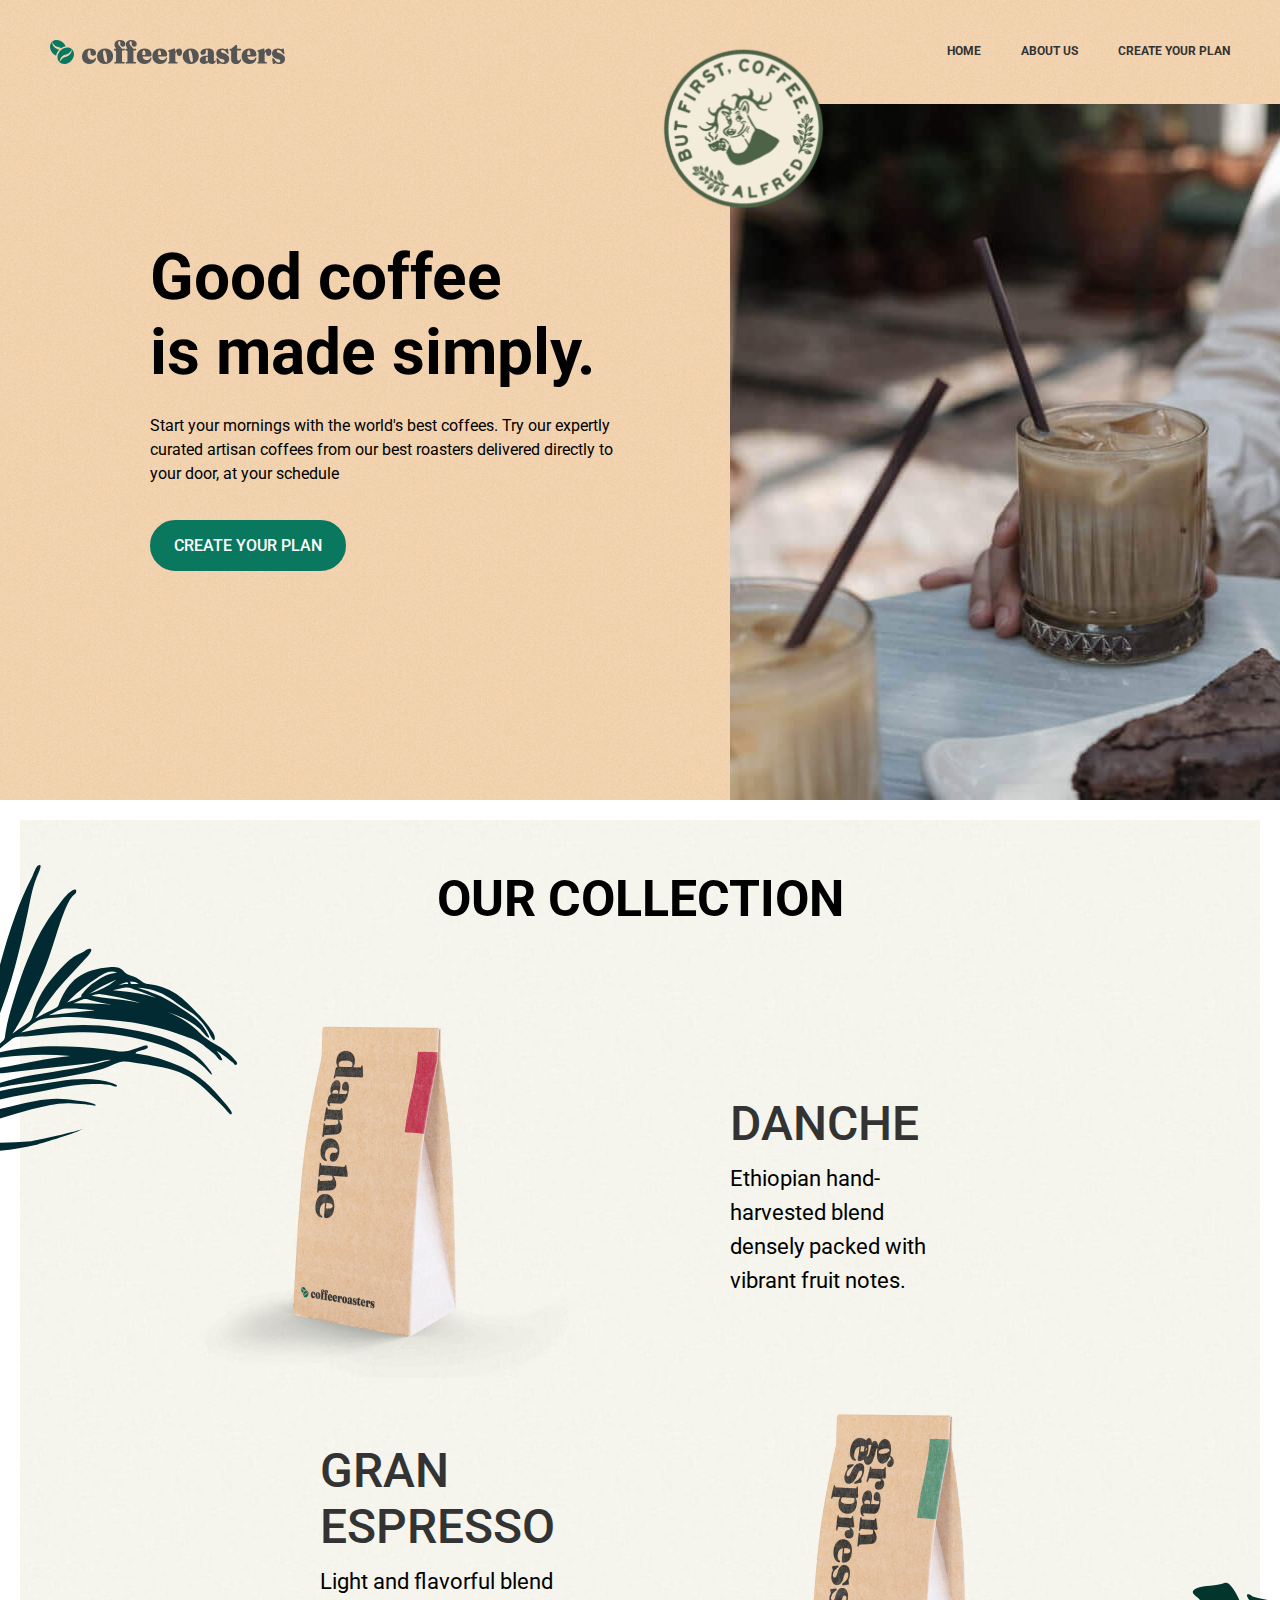
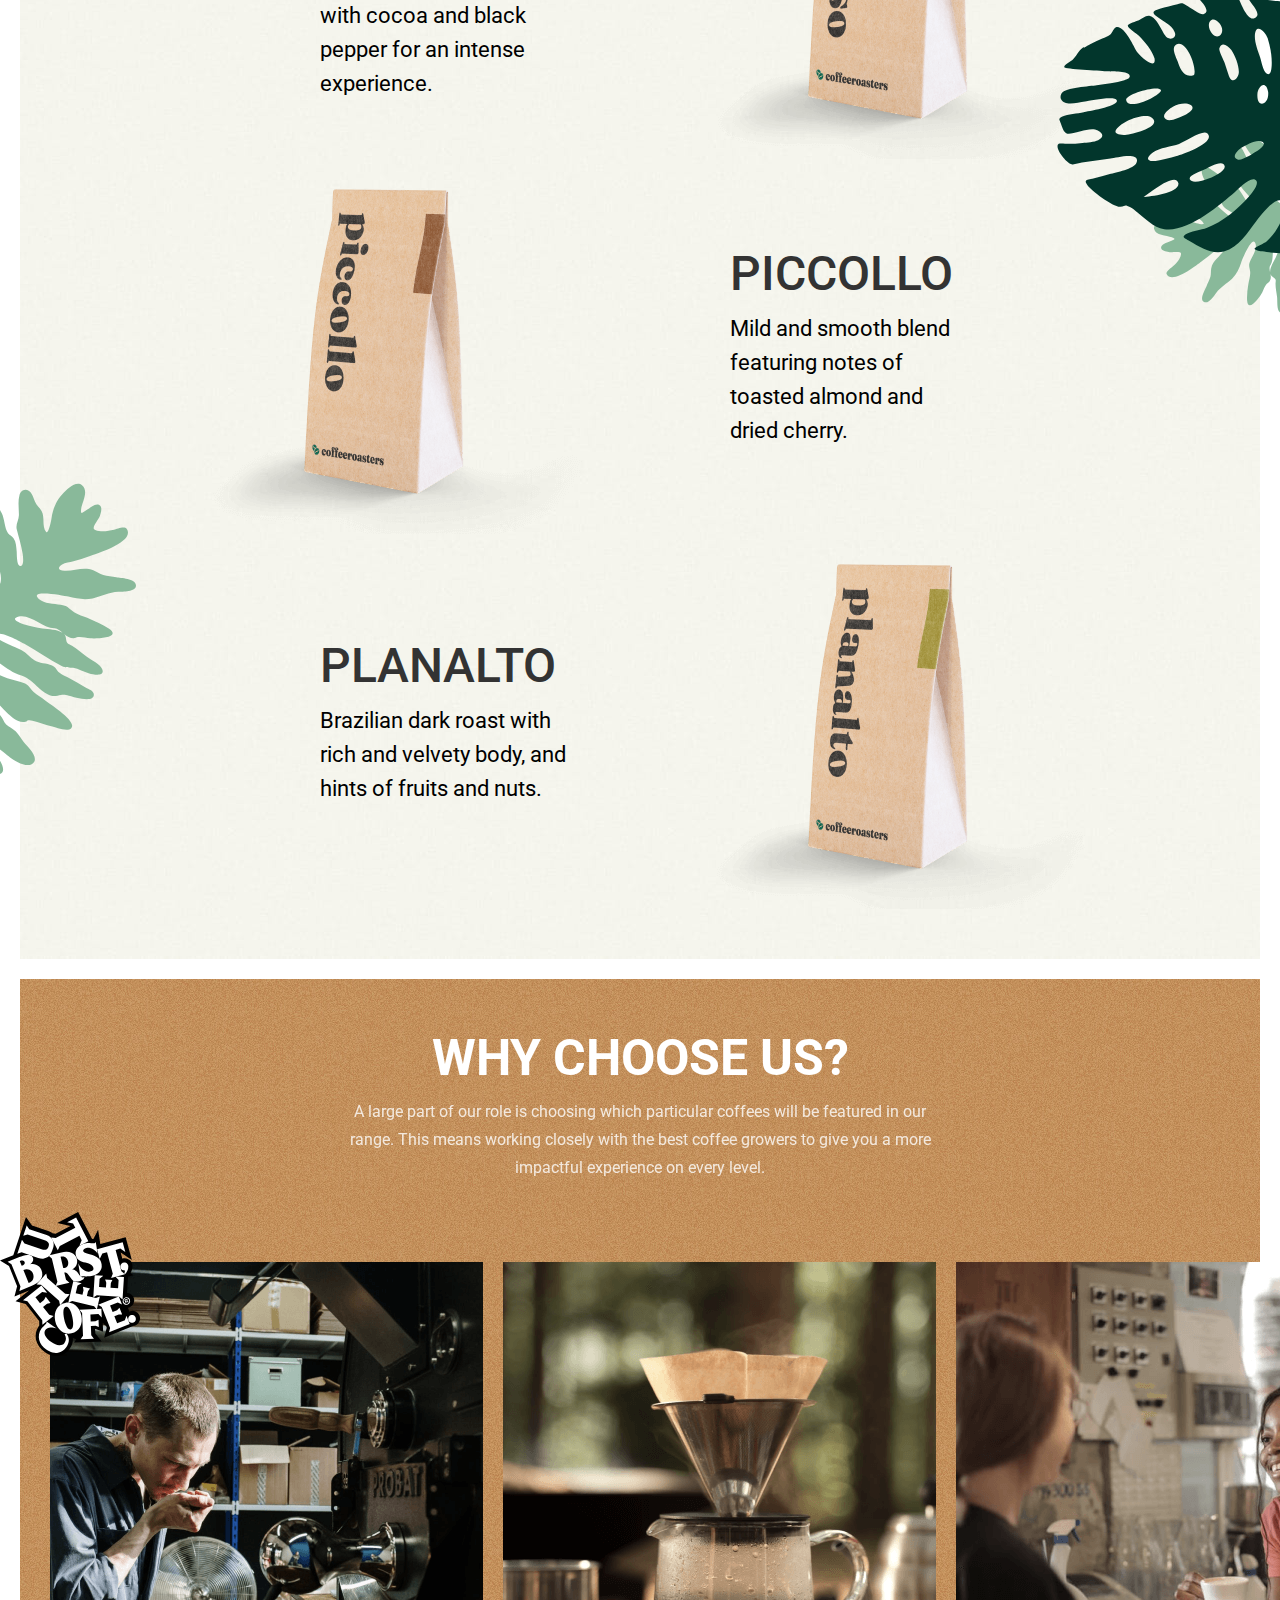
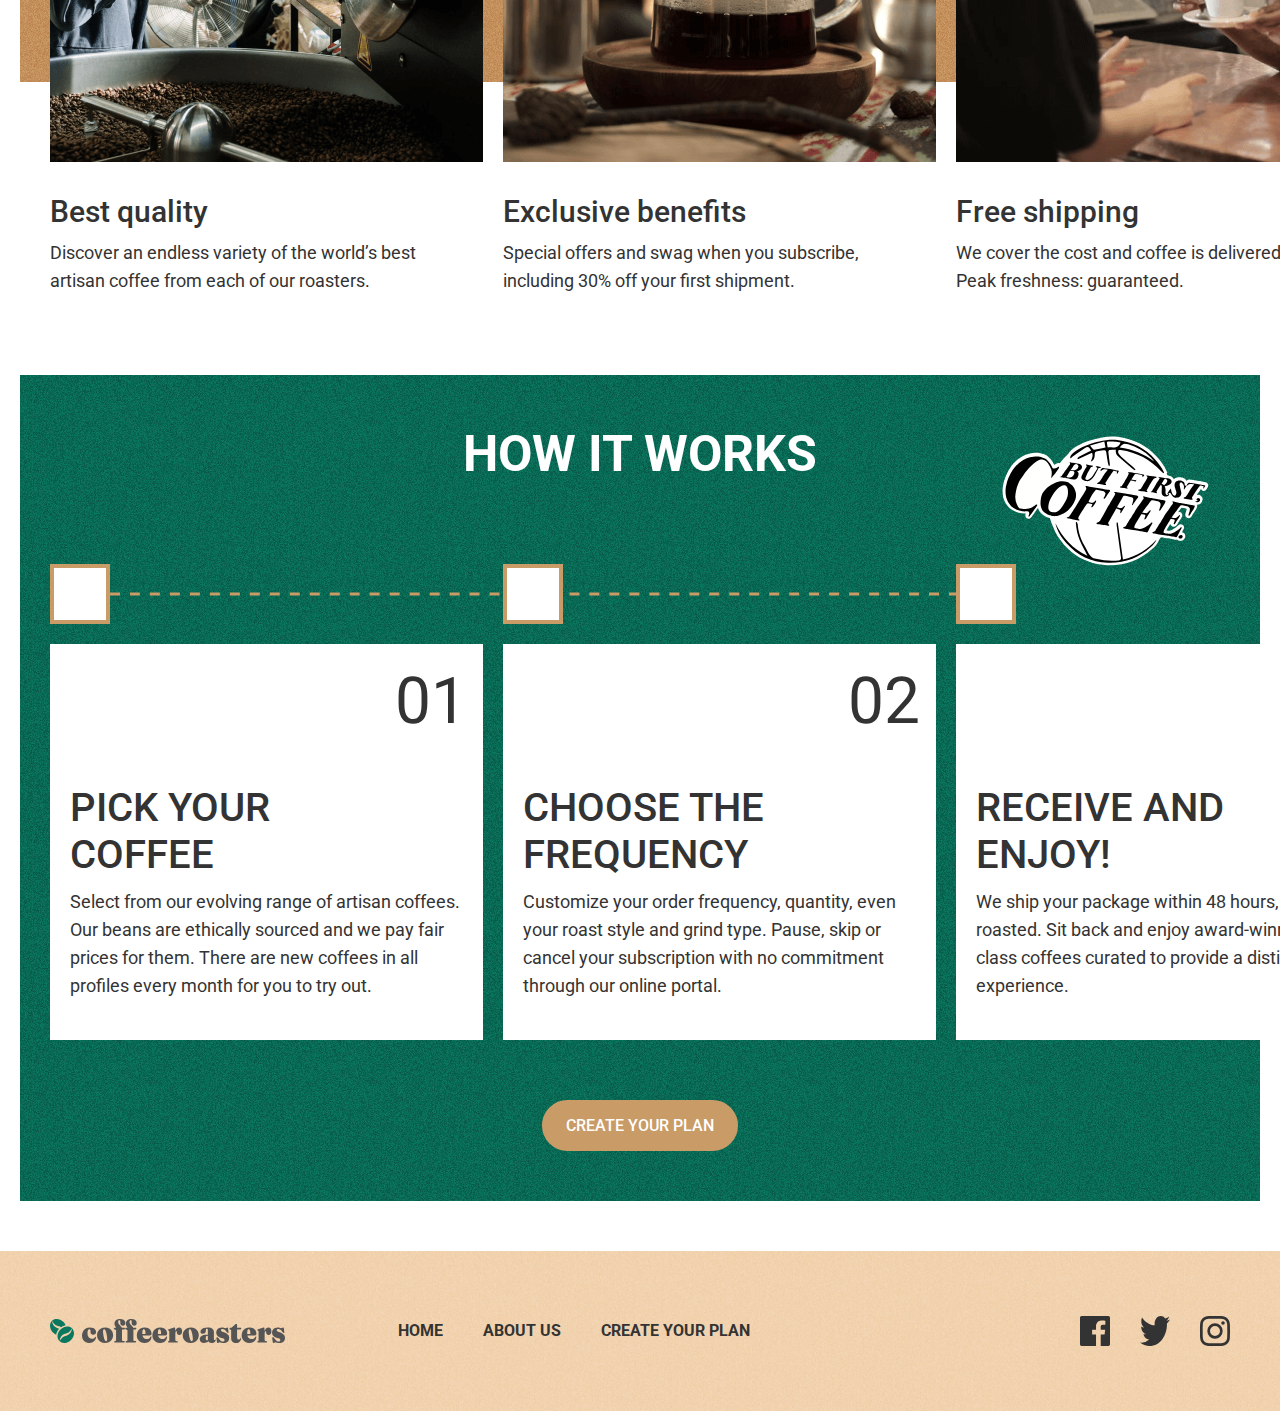
<file: index.html>
<!DOCTYPE html>
<html lang="en">
<head>
  <meta charset="UTF-8">
  <meta http-equiv="X-UA-Compatible" content="IE=edge">
  <meta name="viewport" content="width=device-width, initial-scale=1.0">
  <title>CoffeRoasters</title>

  <link rel="preconnect" href="https://fonts.googleapis.com">
  <link rel="preconnect" href="https://fonts.gstatic.com" crossorigin>
  <link href="https://fonts.googleapis.com/css2?family=Roboto:wght@400;500;700&display=swap" rel="stylesheet">

  <link rel="stylesheet" href="css/normalize.css">
  <link rel="stylesheet" href="css/main.css">
</head>
<body>

  <!-- SITE-HEADER  -->
  <header class="site-header">
    <div class="container">
      <div class="site-header-block">
        <a href="#" class="site-header-logo-link">
          <img src="images/site-header-logo.svg" alt="site-logo" class="site-hero-logo-img" width="235" height="24">
        </a>
        <nav class="site-header-nav sitenav">
          <ul class="sitenav-list">
            <li class="sitenav-item">
              <a class="sitenav-link sitenav-link-header" href="index.html">Home</a>
            </li>
            <li class="sitenav-item">
              <a class="sitenav-link sitenav-link-header" href="about.html">About us</a>
            </li>
            <li class="sitenav-item">
              <a class="sitenav-link sitenav-link-header" href="create.html">Create your plan</a>
            </li>
          </ul>
        </nav>
      </div>
    </div>
  </header>

  <!-- SITE-MAIN  -->
  <main class="site-main">
    <div class="site-hero">
      <div class="container">
        <div class="hero-block">
          <div class="site-hero-box">
            <h1 class="site-hero-title">Good coffee <br> is made simply.</h1>
            <p class="site-hero-text">Start your mornings with the world's best coffees. Try our expertly curated artisan coffees from our best roasters delivered directly to your door, at your schedule</p>
            <a class="site-hero-link button" href="#">Create your plan</a>
          </div>
          <div class="img-box">
            <img class="hero-img-icon" src="images/coffe-icon.png" alt="icon rasm" width="212" height="212" srcset="images/coffe-icon.png 1x, images/coffe-icon@2x.png 2x">
            <img class="site-hero-img" src="images/cola.jpg" alt="cola" width="710" height="696">
          </div>
        </div>
      </div>
    </div>

    <div class="site-collection">
      <div class="container">
        <div class="site-collection-block">
          <img class="leave-img" src="images/barg.svg" alt="barg rasmi">
          <img class="leaf-img" src="images/yaproq.svg" alt="rasm">
          <img class="leaf-icon" src="images/leaf-icon_2.svg" alt="rasm">
          <h2 class="site-collection-headeing">our collection</h2>
          <ul class="site-collection-list">
            <li class="site-collection-item">
              <img class="site-collection-img" src="images/danche.png" alt="rasm" srcset="images/danche.png 1x, images/danche@2x.png 2x" width="450" height="375">
              <div class="site-collection-box">
                <h3 class="site-collection-box-title">Danche</h3>
                <p class="site-collection-box-text">Ethiopian hand-harvested blend densely packed with vibrant fruit notes.</p>
              </div>
            </li>
            <li class="site-collection-item">
              <div class="site-collection-box">
                <h3 class="site-collection-box-title">Gran Espresso</h3>
                <p class="site-collection-box-text">Light and flavorful blend with cocoa and black pepper for an intense experience.</p>
              </div>
              <img class="site-collection-img" src="images/gran.png" alt="rasm" srcset="images/gran.png 1x, images/gran@2x.png 2x" width="450" height="375">
            </li>
            <li class="site-collection-item">
              <img class="site-collection-img" src="images/piccollo.png" alt="rasm" srcset="images/piccollo.png 1x, images/piccollo@2x.png 2x" width="450" height="375">
              <div class="site-collection-box">
                <h3 class="site-collection-box-title">Piccollo</h3>
                <p class="site-collection-box-text">Mild and smooth blend featuring notes of toasted almond and dried cherry.</p>
              </div>
            </li>
            <li class="site-collection-item">
              <div class="site-collection-box">
                <h3 class="site-collection-box-title">Planalto</h3>
                <p class="site-collection-box-text">Brazilian dark roast with rich and velvety body, and hints of fruits and nuts.</p>
              </div>
              <img class="site-collection-img" src="images/planalto.png" alt="rasm" srcset="images/planalto.png 1x, images/planalto@2x.png 2x" width="450" height="375">
            </li>
          </ul>
        </div>
      </div>

      <div class="site-feature">
        <div class="container">
          <div class="site-feature-block">
            <div class="site-feature-box">
              <h2 class="site-feature-title">Why choose us?</h2>
              <p class="site-feature-text">A large part of our role is choosing which particular coffees will be featured in our range. This means working closely with the best coffee growers to give you a more impactful experience on every level.</p>
            </div>
            <ul class="site-feature-list">
              <li><img class="shrift-icon" src="images/shrift-icon.svg" alt="rasm" width="140" height="140"></li>
              <li class="site-feature-item">
                <img class="site-feature-img" src="images/cofe-zavo'd.png" alt="rasm" width="433" height="500" srcset="images/cofe-zavo'd.png 1x, images/cofe-zavo'd@2x.png 2x">
                <h3 class="site-feature-item-title">Best quality</h3>
                <p class="site-feature-item-text">Discover an endless variety of the world’s best artisan coffee from each of our roasters.</p>
              </li>
              <li class="site-feature-item">
                <img class="site-feature-img" src="images/cofe-oshxona.png" alt="rasm" width="433" height="500" srcset="images/cofe-oshxona.png 1x, images/cofe-oshxona@2x.png 2x">
                <h3 class="site-feature-item-title">Exclusive benefits</h3>
                <p class="site-feature-item-text">Special offers and swag when you subscribe, including 30% off your first shipment.</p>
              </li>
              <li class="site-feature-item">
                <img class="site-feature-img" src="images/cofe-tayyor.png" alt="rasm" width="433" height="500" srcset="images/cofe-tayyor.png 1x, images/cofe-tayyor@2x.png 2x">
                <h3 class="site-feature-item-title">Free shipping</h3>
                <p class="site-feature-item-text">We cover the cost and coffee is delivered fast. Peak freshness: guaranteed.</p>
              </li>
            </ul>
          </div>
        </div>
      </div>

      <div class="site-work">
        <div class="container">
          <div class="site-work-bloc">
            <img class="coffe-svg-img" src="images/coffe-svg-img.svg" alt="rasm">
            <h2 class="site-work-title">How it works</h2>
            <ul class="site-feature-list-two">
              <li class="site-feature-item-two"></li>
              <li class="site-feature-item-two"></li>
              <li class="site-feature-item-two"></li>
            </ul>
            <ul class="site-work-list">
              <li class="site-work-item site-work-item-global">
                <h3 class="site-work-item-namber">01</h3>
                <h4 class="site-work-item-title">Pick your coffee</h4>
                <p class="site-work-item-text">Select from our evolving range of artisan coffees. Our beans are ethically sourced and we pay fair prices for them. There are new coffees in all profiles every month for you to try out.</p>
              </li>
              <li class="site-work-item site-work-item-global">
                <h3 class="site-work-item-namber">02</h3>
                <h4 class="site-work-item-title">Choose the frequency</h4>
                <p class="site-work-item-text">Customize your order frequency, quantity, even your roast style and grind type. Pause, skip or cancel your subscription with no commitment through our online portal.</p>
              </li>
              <li class="site-work-item site-work-item-global">
                <h3 class="site-work-item-namber">03</h3>
                <h4 class="site-work-item-title">Receive and enjoy!</h4>
                <p class="site-work-item-text">We ship your package within 48 hours, freshly roasted. Sit back and enjoy award-winning world-class coffees curated to provide a distinct tasting experience.</p>
              </li>
            </ul>
            <div class="site-work-btn">
              <a class="site-work-link button" href="#">Create your plan</a>
            </div>
          </div>
        </div>
      </div>
    </div>
  </main>

  <!-- SITE-FOOTER -->

  <footer class="site-footer">
    <div class="container">
      <div class="site-footer-block">
        <a class="site-header-logo-link"  href="#">
          <img src="images/site-header-logo.svg" alt="site-logo" class="site-hero-logo-img" width="235" height="24">
        </a>
        <nav class="site-footer-nav">
          <ul class="sitenav-list">
            <li class="sitenav-item">
              <a class="sitenav-link sitenav-link-footer"  href="index.html">Home</a>
            </li>
            <li class="sitenav-item">
              <a class="sitenav-link sitenav-link-footer" href="about.html">About us</a>
            </li>
            <li class="sitenav-item">
              <a class="sitenav-link sitenav-link-footer" href="create.html">Create your plan</a>
            </li>
          </ul>
          <ul class="sitenav-list">
            <li class="sitenav-footer-item">
              <a href="#" class="sitenav-footer-link"><img class="site-footer-icon-img" src="images/facebook.svg" alt="facebook icon" width="30" height="30"></a>
            </li>
            <li class="sitenav-footer-item">
              <a href="#" class="sitenav-footer-link"><img class="site-footer-icon-img" src="images/ijtimoiy-tarmoq.svg" alt="ijtimoiy tarmoq icon" width="30" height="25"></a>
            </li>
            <li class="sitenav-footer-item">
              <a href="#" class="sitenav-footer-link"><img class="site-footer-icon-img" src="images/instagram.svg" alt="instagram icon" width="30" height="30"></a>
            </li>
          </ul>
        </nav>
      </div>
    </div>
  </footer>

  <script src="js/main.js"></script>
</body>
</html>
</file>
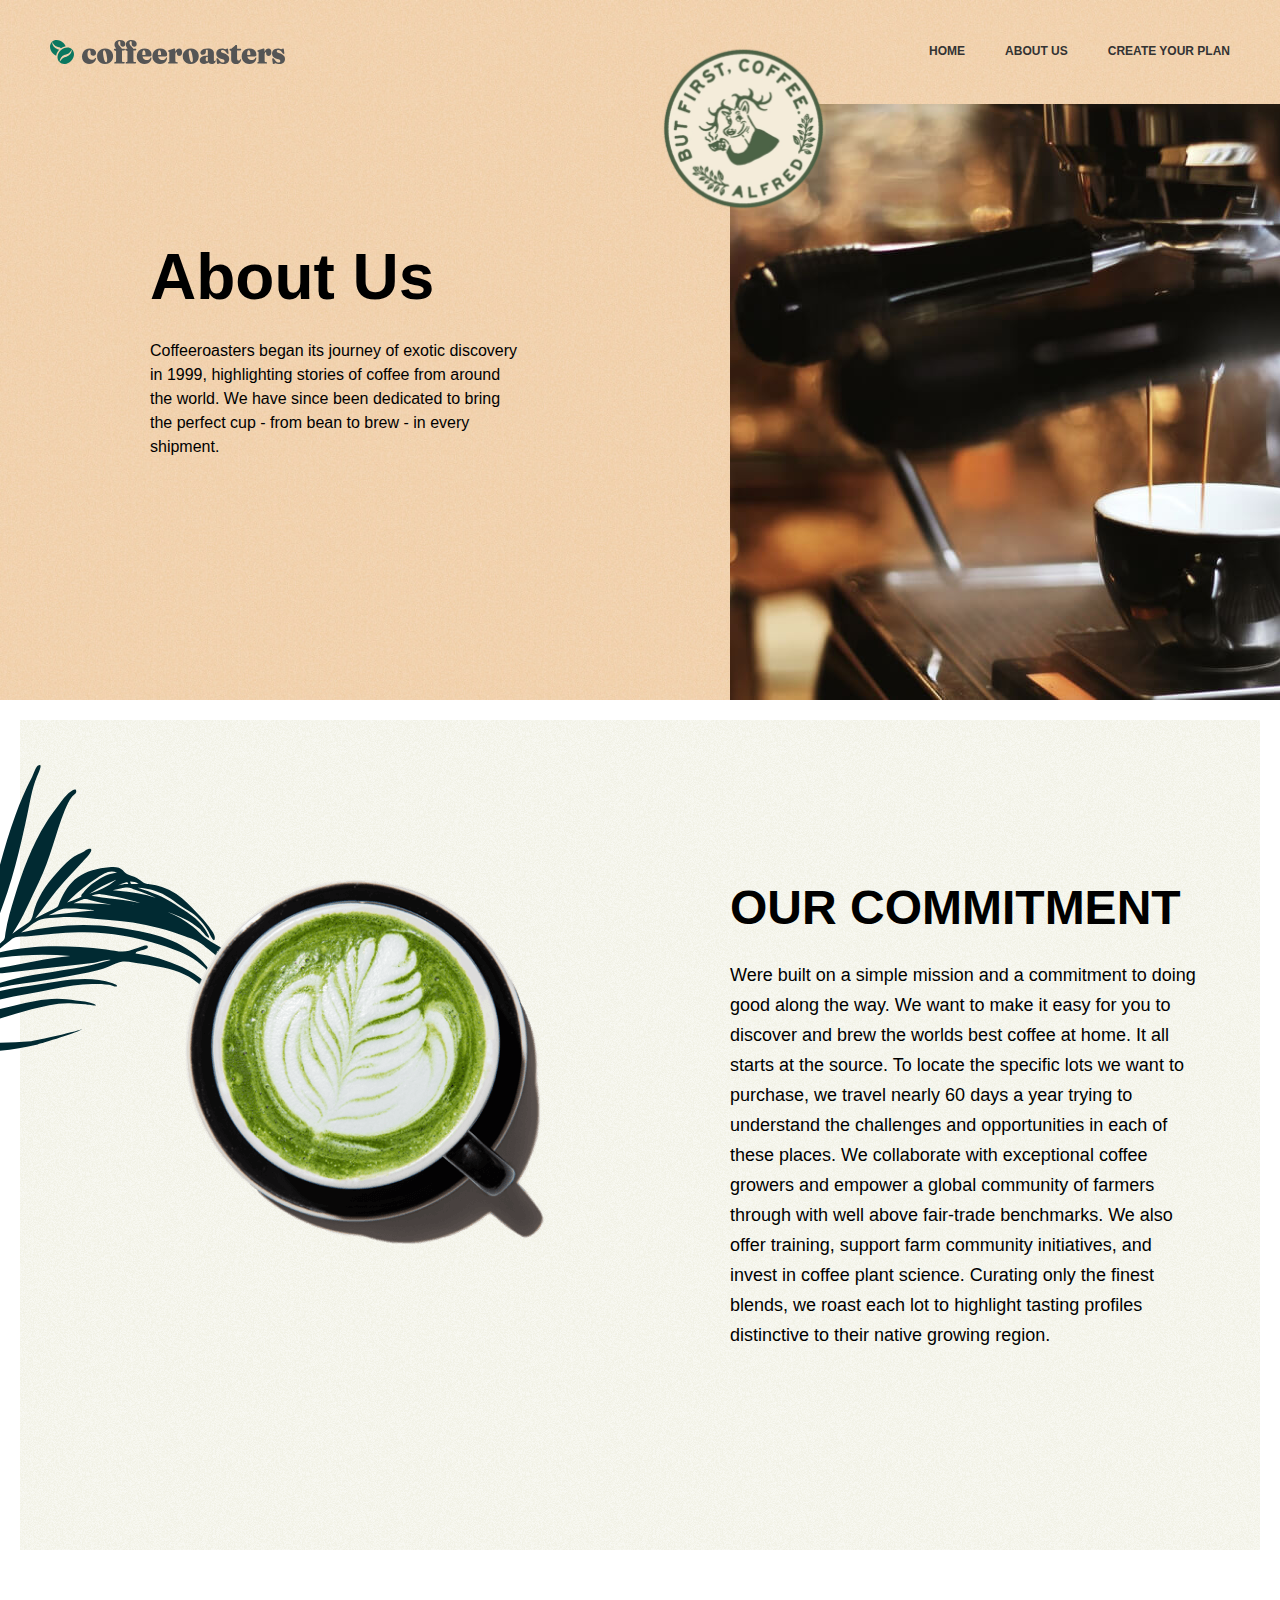
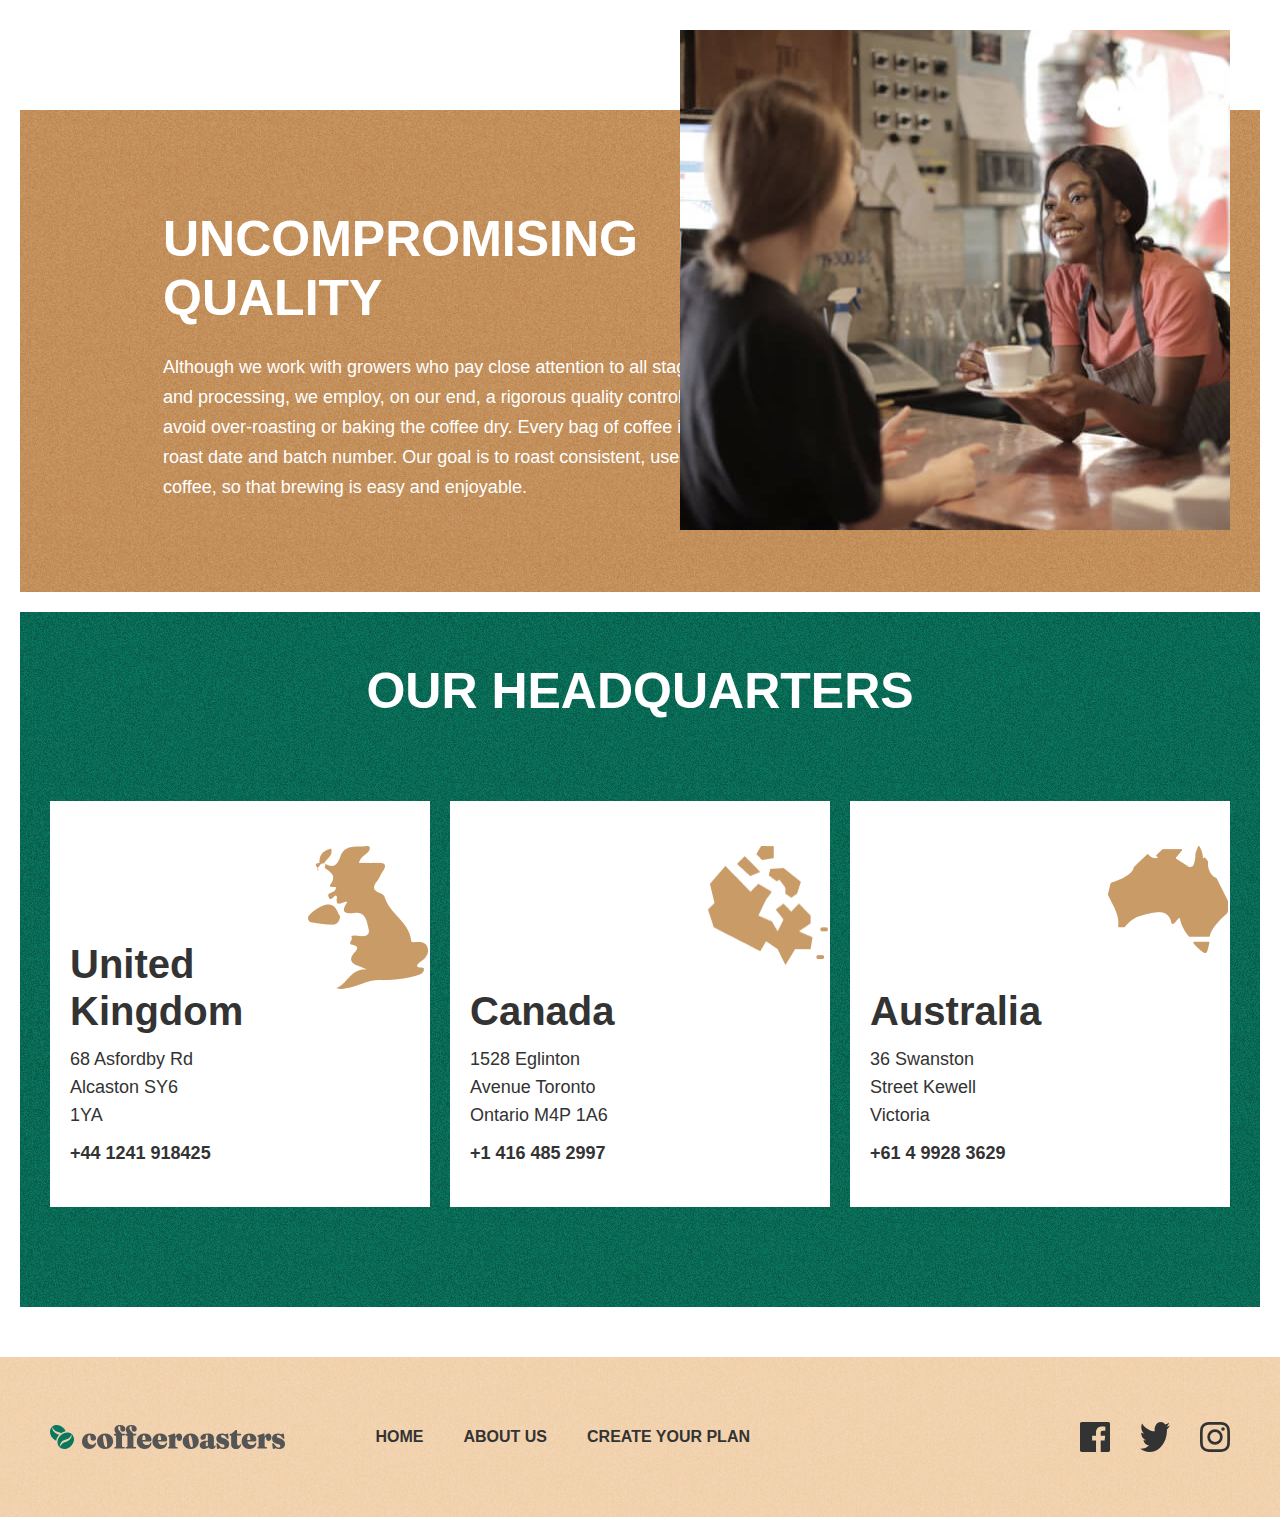
<file: about.html>
<!DOCTYPE html>
<html lang="en">
<head>
  <meta charset="UTF-8">
  <meta http-equiv="X-UA-Compatible" content="IE=edge">
  <meta name="viewport" content="width=device-width, initial-scale=1.0">
  <title>About Us</title>

  <link rel="stylesheet" href="css/normalize.css">
  <link rel="stylesheet" href="css/main.css">
</head>
<body>

  <!-- SITE-HEADER  -->
  <header class="site-header">
    <div class="container">
      <div class="site-header-block">
        <a href="index.html" class="site-header-logo-link">
          <img src="images/site-header-logo.svg" alt="site-logo" class="site-hero-logo-img" width="235" height="24">
        </a>
        <nav class="site-header-nav sitenav">
          <ul class="sitenav-list">
            <li class="sitenav-item">
              <a class="sitenav-link" href="index.html">Home</a>
            </li>
            <li class="sitenav-item">
              <a class="sitenav-link" href="about.html">About us</a>
            </li>
            <li class="sitenav-item">
              <a class="sitenav-link" href="create.html">Create your plan</a>
            </li>
          </ul>
        </nav>
      </div>
    </div>
  </header>

  <!-- SITE-MAIN  -->
  <main class="site-main">
    <div class="site-hero">
      <div class="container">
        <div class="hero-block">
          <div class="site-hero-box site-hero-box-about">
            <h1 class="site-hero-title site-hero-title-about">About Us</h1>
            <p class="site-hero-text">Coffeeroasters began its journey of exotic discovery in 1999, highlighting stories of coffee from around the world. We have since been dedicated to bring the perfect cup - from bean to brew - in every shipment.</p>
          </div>
          <div class="img-box">
            <img class="hero-img-icon" src="images/coffe-icon.png" alt="icon rasm" width="212" height="212" srcset="images/coffe-icon.png 1x, images/coffe-icon@2x.png 2x">
            <img class="site-hero-img-about" src="images/about-hero-img.jpg" alt="cola" width="710" height="696" srcset="images/about-hero-img.jpg 1x, images/about-hero-img@2x.jpg 2x">
          </div>
        </div>
      </div>
    </div>

    <section class="site-commitment">
      <div class="container">
        <div class="site-commitment-block">
          <img class="site-commitment-block-img" src="images/coffe-about-main.png" alt="Rasm">
          <div class="site-commitment-box">
          <img class="leave-img" src="images/barg.svg" alt="barg rasmi">
            <h2 class="site-commitment-box-title">Our commitment</h2>
            <p class="site-commitment-box-text">Were built on a simple mission and a commitment to doing good along the way. We want to make it easy for you to discover and brew the worlds best coffee at home. It all starts at the source. To locate the specific lots we want to purchase, we travel nearly 60 days a year trying to understand the challenges and opportunities in each of these places. We collaborate with exceptional coffee growers and empower a global community of farmers through with well above fair-trade benchmarks. We also offer training, support farm community initiatives, and invest in coffee plant science. Curating only the finest blends, we roast each lot to highlight tasting profiles distinctive to their native growing region.</p>
          </div>
        </div>
      </div>
    </section>

    <section class="about-festure">
      <div class="container">
        <div class="about-feature-block">
          <div class="about-feature-box">
            <h2 class="about-feature-title">Uncompromising quality</h2>
            <p class="about-feature-text">Although we work with growers who pay close attention to all stages of harvest and processing, we employ, on our end, a rigorous quality control program to avoid over-roasting or baking the coffee dry. Every bag of coffee is tagged with a roast date and batch number. Our goal is to roast consistent, user-friendly coffee, so that brewing is easy and enjoyable.</p>
          </div>
          <img class="about-feature-img" src="images/about-feature.jpg" alt="rasm" width="550" height="500" srcset="images/about-feature.jpg 1x, images/about-feature@2x.jpg 2x">
        </div>
      </div>
    </section>

    <section class="about-work">
      <div class="container">
        <div class="about-work-block about-block">
          <h2 class="about-work-title">Our headquarters</h2>
          <ul class="about-work-list">
            <li class="about-work-item about-work-item-one">
              <h3 class="about-work-item-title">United Kingdom</h3>
              <div class="about-work-item-box">
                <p class="about-work-item-box-text">68  Asfordby Rd Alcaston SY6 1YA</p>
                <a class="about-work-item-box-link" href="#">+44 1241 918425</a>
              </div>
            </li>
            <li class="about-work-item about-work-item-two">
              <h3 class="about-work-item-title about-work-item-title-two">Canada</h3>
              <div class="about-work-item-box">
                <p class="about-work-item-box-text">1528 Eglinton Avenue Toronto Ontario M4P 1A6</p>
                <a class="about-work-item-box-link" href="#">+1 416 485 2997</a>
              </div>
            </li>
            <li class="about-work-item about-work-item-theree">
              <h3 class="about-work-item-title about-work-item-title-two">Australia</h3>
              <div class="about-work-item-box">
                <p class="about-work-item-box-text">36 Swanston Street Kewell Victoria </p>
                <a class="about-work-item-box-link" href="#">+61 4 9928 3629</a>
              </div>
            </li>
          </ul>
        </div>
      </div>
    </section>
  </main>

  <footer class="site-footer">
    <div class="container">
      <div class="site-footer-block">
        <a class="site-header-logo-link" href="index.html">
          <img src="images/site-header-logo.svg" alt="site-logo" class="site-hero-logo-img" width="235" height="24">
        </a>
        <nav class="site-footer-nav">
          <ul class="sitenav-list">
            <li class="sitenav-item">
              <a class="sitenav-link sitenav-link-footer" href="index.html">Home</a>
            </li>
            <li class="sitenav-item">
              <a class="sitenav-link sitenav-link-footer" href="about.html">About us</a>
            </li>
            <li class="sitenav-item">
              <a class="sitenav-link sitenav-link-footer"  href="create.html">Create your plan</a>
            </li>
          </ul>
          <ul class="sitenav-list">
            <li class="sitenav-footer-item">
              <a href="#" class="sitenav-footer-link"><img class="site-footer-icon-img" src="images/facebook.svg" alt="facebook icon" width="30" height="30"></a>
            </li>
            <li class="sitenav-footer-item">
              <a href="#" class="sitenav-footer-link"><img class="site-footer-icon-img" src="images/ijtimoiy-tarmoq.svg" alt="ijtimoiy tarmoq icon" width="30" height="25"></a>
            </li>
            <li class="sitenav-footer-item">
              <a href="#" class="sitenav-footer-link"><img class="site-footer-icon-img" src="images/instagram.svg" alt="instagram icon" width="30" height="30"></a>
            </li>
          </ul>
        </nav>
      </div>
    </div>
  </footer>
  <script src="js/main.js"></script>
</body>
</html>
</file>
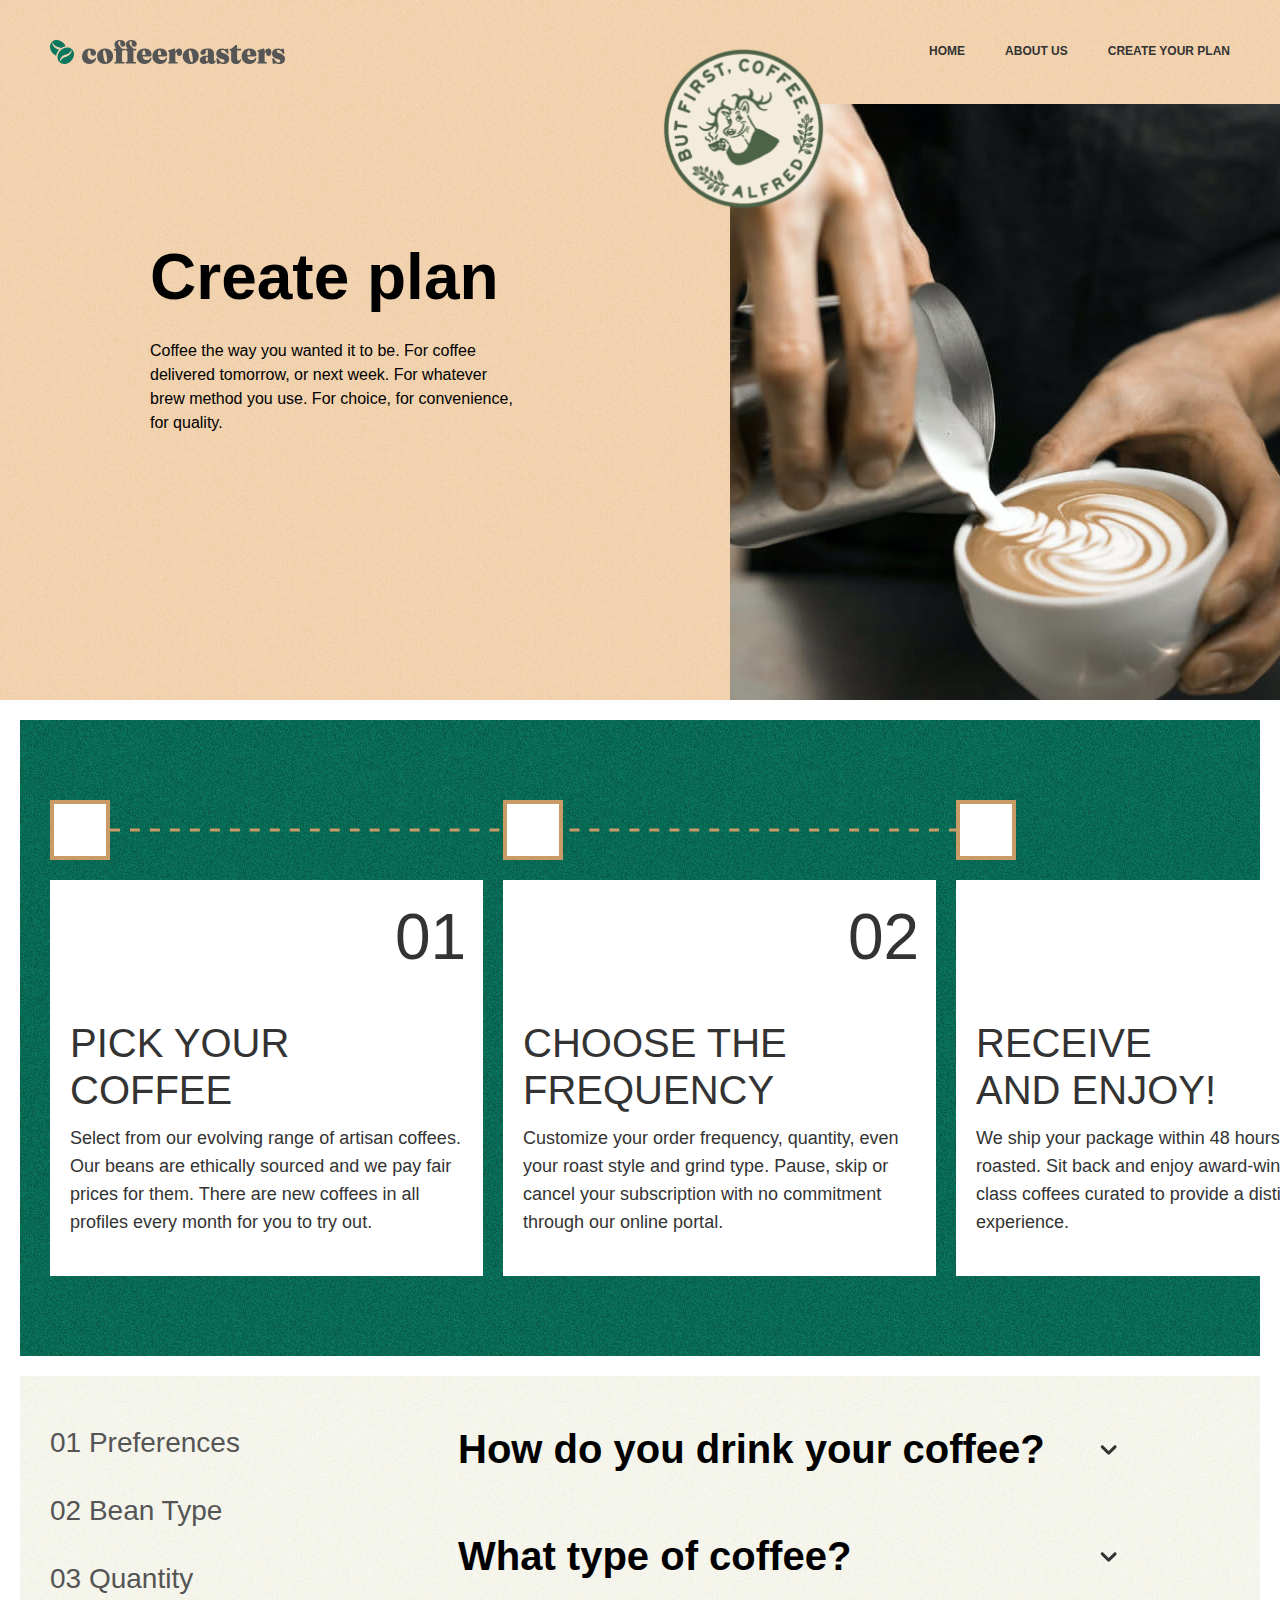
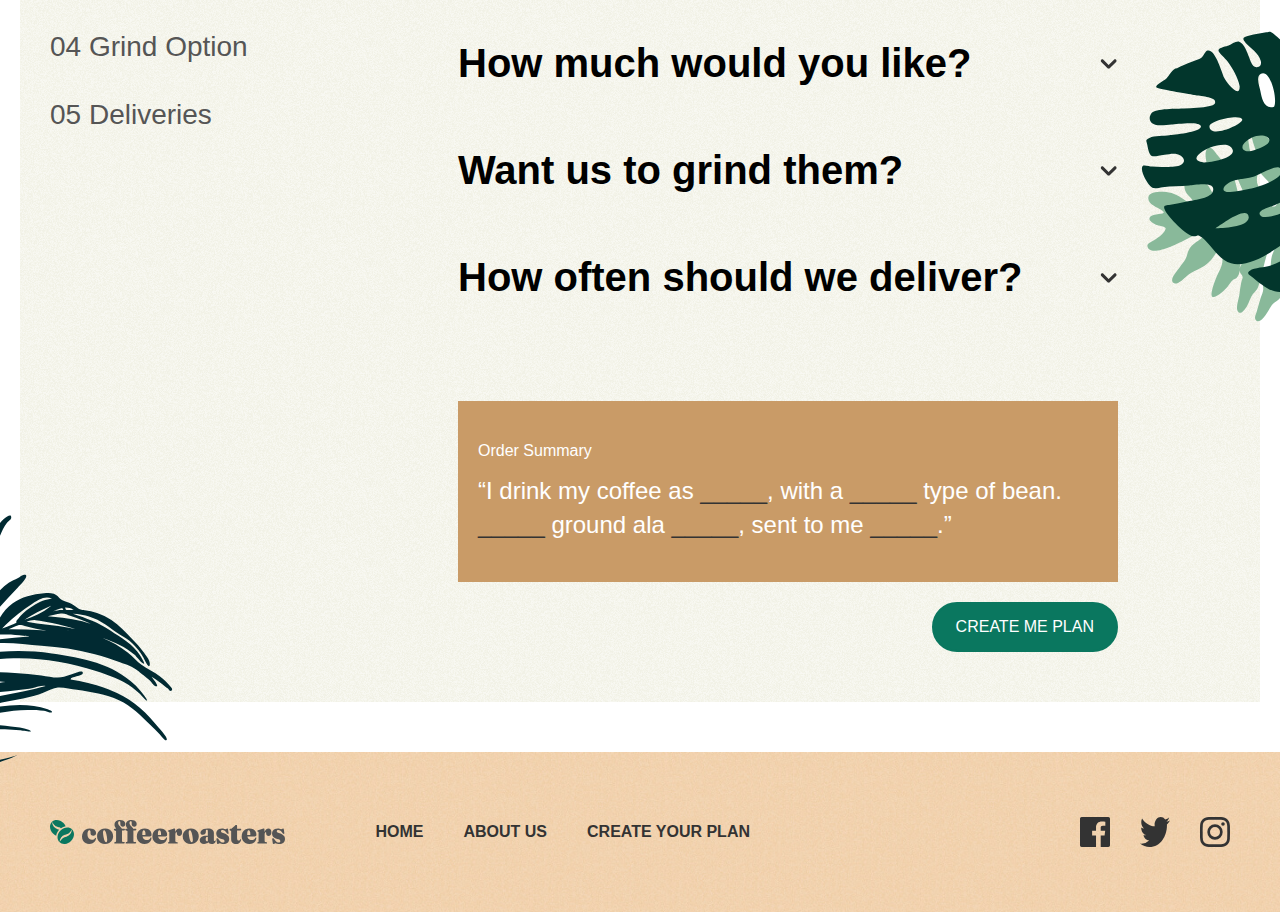
<file: create.html>
<!DOCTYPE html>
<html lang="en">
<head>
  <meta charset="UTF-8">
  <meta http-equiv="X-UA-Compatible" content="IE=edge">
  <meta name="viewport" content="width=device-width, initial-scale=1.0">
  <title>Create plan</title>

  <link rel="stylesheet" href="css/normalize.css">
  <link rel="stylesheet" href="css/main.css">
</head>
<body>

  <!-- SITE-HEADER  -->
<header class="site-header">
  <div class="container">
    <div class="site-header-block">
      <a href="index.html" class="site-header-logo-link">
        <img src="images/site-header-logo.svg" alt="site-logo" class="site-hero-logo-img" width="235" height="24">
      </a>
      <nav class="site-header-nav sitenav">
        <ul class="sitenav-list">
          <li class="sitenav-item">
            <a class="sitenav-link" href="index.html">Home</a>
          </li>
          <li class="sitenav-item">
            <a class="sitenav-link" href="about.html">About us</a>
          </li>
          <li class="sitenav-item">
            <a class="sitenav-link" href="create.html">Create your plan</a>
          </li>
        </ul>
      </nav>
    </div>
  </div>
</header>

<main class="site-main">
  <div class="site-hero create-hero">
    <div class="container">
      <div class="hero-block">
        <div class="site-hero-box site-hero-box-about">
          <h1 class="site-hero-title site-hero-title-about">Create plan</h1>
          <p class="site-hero-text">Coffee the way you wanted it to be. For coffee delivered tomorrow, or next week. For whatever brew method you use. For choice, for convenience, for quality.</p>
        </div>
        <div class="img-box">
          <img class="hero-img-icon" src="images/coffe-icon.png" alt="icon rasm" width="212" height="212" srcset="images/coffe-icon.png 1x, images/coffe-icon@2x.png 2x">
          <img class="site-hero-img-about" src="images/create-plan-hero-img.jpg" alt="cola" width="710" height="696" srcset="images/create-plan-hero-img.jpg 1x, images/create-plan-hero-img@2x.jpg 2x">
        </div>
      </div>
    </div>
  </div>

  <div class="site-work">
    <div class="container">
      <div class="about-work-block-plan-a about-block">
        <ul class="site-feature-list-two">
          <li class="site-feature-item-two"></li>
          <li class="site-feature-item-two"></li>
          <li class="site-feature-item-two"></li>
        </ul>
        <ul class="site-work-list">
          <li class="site-work-item site-work-item-global about-work-item-a">
            <h3 class="site-work-item-namber">01</h3>
            <h4 class="site-work-item-title">Pick your coffee</h4>
            <p class="site-work-item-text">Select from our evolving range of artisan coffees. Our beans are ethically sourced and we pay fair prices for them. There are new coffees in all profiles every month for you to try out.</p>
          </li>
          <li class="site-work-item site-work-item-global about-work-item-a">
            <h3 class="site-work-item-namber">02</h3>
            <h4 class="site-work-item-title">Choose the frequency</h4>
            <p class="site-work-item-text">Customize your order frequency, quantity, even your roast style and grind type. Pause, skip or cancel your subscription with no commitment through our online portal.</p>
          </li>
          <li class="site-work-item site-work-item-global about-work-item-a">
            <h3 class="site-work-item-namber">03</h3>
            <h4 class="site-work-item-title">Receive and enjoy!</h4>
            <p class="site-work-item-text">We ship your package within 48 hours, freshly roasted. Sit back and enjoy award-winning world-class coffees curated to provide a distinct tasting experience.</p>
          </li>
        </ul>
      </div>
    </div>
  </div>

  <form class="about-menu">
    <div class="container">
      <div class="create-plan-container">
        <img class="create-plan-leave-img" src="images/barg.svg" alt="rasm">
        <img class="create-plan-leaf-img" src="images/yaproq.svg" alt="rasm">
        <img class="create-plan-leaf-icon" src="images/create-plan-leaf-icon.svg" alt="rasm">
        <ul class="create-left-list">
          <li class="create-left-item"><a class="create-left-item-title" href="#Preferences">01 Preferences</a></li>
          <li class="create-left-item"><a class="create-left-item-title" href="#Type">02 Bean Type</a></li>
          <li class="create-left-item"><a class="create-left-item-title" href="#Quantity">03 Quantity</a></li>
          <li class="create-left-item"><a class="create-left-item-title" href="#Option">04 Grind Option</a></li>
          <li class="create-left-item"><a class="create-left-item-title create-left-item-title-last" href="#Deliveries">05 Deliveries</a></li>
        </ul>
        <div class="create-wrapper">
          <div class="create-left-box">
            <ul class="create-left-box-list">
              <li class="create-left-box-item">
                  <div class="create-box-title">
                    <h3 class="create-left-heading" id="Preferences">How do you drink your coffee?</h3>
                    <button class="create-btn" type="button"><span class="create-btn-box"></span></button>
                  </div>
                  <div class="create-left-list-child create-left-list-child-dn ">
                    <input class="checkbox visually-hidden"id="ids" name="first" type="radio">
                    <label for="ids" class="create-left-item-child js-label-input">
                      <span class="create-left-title-child">Capsule</span>
                      <span class="create-left-text-child">Compatible with Nespresso systems and similar brewers</span>
                    </label>
                    <input id="idas" class="checkbox visually-hidden" name="first" type="radio">
                    <label for="idas" class="create-left-item-child js-label-input">
                      <span class="create-left-title-child">Filter</span>
                      <span class="create-left-text-child">For pour over or drip methods like Aeropress, Chemex, and V60</span>
                    </label>
                    <input class="checkbox visually-hidden"  id="abc" name="first" type="radio">
                    <label for="abc" class="create-left-item-child js-label-input">
                      <span class="create-left-title-child">Espresso</span>
                      <span class="create-left-text-child">Dense and finely ground beans for an intense, flavorful experience</span>
                    </label>
                  </div>
              </li>
              <li class="create-left-box-item" id="two">
                  <div class="create-box-title">
                    <h3 class="create-left-heading" id="Type">What type of coffee?</h3>
                    <button class="create-btn" type="button"><span class="create-btn-box"></span></button>
                  </div>
                  <div class="create-left-list-child create-left-list-child-dn">
                    <input class="checkbox visually-hidden"  id="abcd" name="two" type="radio">
                    <label class="create-left-item-child js-two-label" for="abcd">
                      <span class="create-left-title-child">Single Origin</span>
                      <span class="create-left-text-child">Distinct, high quality coffee from a specific family-owned farm</span>
                    </label>
                    <input class="checkbox visually-hidden"  id="abce" name="two" type="radio">
                    <label class="create-left-item-child js-two-label" for="abce">
                      <span class="create-left-title-child">Decaf</span>
                      <span class="create-left-text-child">Just like regular coffee, except the caffeine has been removed</span>
                    </label>
                    <input class="checkbox visually-hidden"  id="abcg" name="two" type="radio">
                    <label class="create-left-item-child js-two-label" for="abcg">
                      <span class="create-left-title-child">Blended</span>
                      <span class="create-left-text-child">Combination of two or three dark roasted beans of organic coffees</span>
                    </label>
                  </div>
              </li>
              <li class="create-left-box-item">
                  <div class="create-box-title">
                    <h3 class="create-left-heading" id="Quantity">How much would you like?</h3>
                    <button class="create-btn" type="button"><span class="create-btn-box"></span></button>
                  </div>
                  <div class="create-left-list-child create-left-list-child-dn">
                    <input class="checkbox visually-hidden"  id="aabb" name="theree" type="radio">
                    <label class="create-left-item-child js-three-label" for="aabb">
                      <span class="create-left-title-child">250g</span>
                      <span class="create-left-text-child">Perfect for the solo drinker. Yields about 12 delicious cups.</span>
                    </label>
                    <input class="checkbox visually-hidden"  id="aacc" name="theree" type="radio">
                    <label class="create-left-item-child js-three-label" for="aacc">
                      <span class="create-left-title-child">500g</span>
                      <span class="create-left-text-child">Perfect option for a couple. Yields about 40 delectable cups.</span>
                    </label>
                    <input class="checkbox visually-hidden"  id="aadd" name="theree" type="radio">
                    <label class="create-left-item-child js-three-label" for="aadd">
                      <span class="create-left-title-child">1000g</span>
                      <span class="create-left-text-child">Perfect for offices and events. Yields about 90 delightful cups.</span>
                    </label>
                  </div>
              </li>
              <li class="create-left-box-item">
                  <div class="create-box-title">
                    <h3 class="create-left-heading" id="Option">Want us to grind them?</h3>
                    <button class="create-btn" type="button"><span class="create-btn-box"></span></button>
                  </div>
                  <div class="create-left-list-child create-left-list-child-dn">
                    <input class="checkbox visually-hidden"  id="aazz" name="four" type="radio">
                    <label class="create-left-item-child js-four-label" for="aazz">
                      <span class="create-left-title-child">Wholebean</span>
                      <span class="create-left-text-child">Best choice if you cherish the full sensory experience</span>
                    </label>
                    <input class="checkbox visually-hidden"  id="aavv" name="four" type="radio">
                    <label class="create-left-item-child js-four-label" for="aavv">
                      <span class="create-left-title-child">Filter</span>
                      <span class="create-left-text-child">For drip or pour-over coffee methods such as V60 or Aeropress</span>
                    </label>
                    <input class="checkbox visually-hidden"  id="aann" name="four" type="radio">
                    <label class="create-left-item-child js-four-label" for="aann">
                      <span class="create-left-title-child">Cafetiére</span>
                      <span class="create-left-text-child">Course ground beans specially suited for french press coffee</span>
                    </label>
                  </div>
              </li>
              <li class="create-left-box-item">
                  <div class="create-box-title">
                    <h3 class="create-left-heading" id="Deliveries">How often should we deliver?</h3>
                    <button class="create-btn" type="button"><span class="create-btn-box"></span></button>
                  </div>
                  <div class="create-left-list-child create-left-list-child-dn">
                    <input class="checkbox visually-hidden"  id="zzaa" name="five" type="radio">
                    <label class="create-left-item-child js-five-label" for="zzaa">
                      <span class="create-left-title-child">Every week</span>
                      <span class="create-left-text-child">$7.20 per shipment. Includes free first-class shipping.</span>
                    </label>
                    <input class="checkbox visually-hidden"  id="xxaa" name="five" type="radio">
                    <label class="create-left-item-child js-five-label" for="xxaa">
                      <span class="create-left-title-child">Every 2 weeks</span>
                      <span class="create-left-text-child">$9.60 per shipment. Includes free priority shipping.</span>
                    </label>
                    <input class="checkbox visually-hidden"  id="ccaa" name="five" type="radio">
                    <label class="create-left-item-child js-five-label" for="ccaa">
                      <span class="create-left-title-child">Every month</span>
                      <span class="create-left-text-child">$12.00 per shipment. Includes free priority shipping.</span>
                    </label>
                  </div>
              </li>
            </ul>

            <div class="create-feature-block">
              <div class="create-feature-box">
                <h3 class="create-feature-title">Order Summary</h3>
                <p class="create-feature-text">“I drink my coffee as <span class="capsules">_____</span>, with a <span class="capsules-two">_____</span> type of bean. <span class="capsules-three">_____</span> ground ala <span class="capsules-four">_____</span>, sent to me <span class="capsules-five">_____</span>.”</p>
              </div>

              <div class="btn"><button class="button button-create" type="submit">Create me plan</button></div>
            </div>
          </div>
        </div>
      </div>
    </div>
  </form>
</main>


<!-- SITE-FOOTER -->

<footer class="site-footer">
  <div class="container">
    <div class="site-footer-block">
      <a class="site-header-logo-link" href="index.html">
        <img src="images/site-header-logo.svg" alt="site-logo" class="site-hero-logo-img" width="235" height="24">
      </a>
      <nav class="site-footer-nav">
        <ul class="sitenav-list">
          <li class="sitenav-item">
            <a class="sitenav-link sitenav-link-footer" href="index.html">Home</a>
          </li>
          <li class="sitenav-item">
            <a class="sitenav-link sitenav-link-footer" href="about.html">About us</a>
          </li>
          <li class="sitenav-item">
            <a class="sitenav-link sitenav-link-footer"  href="create.html">Create your plan</a>
          </li>
        </ul>
        <ul class="sitenav-list">
          <li class="sitenav-footer-item">
            <a href="#" class="sitenav-footer-link"><img class="site-footer-icon-img" src="images/facebook.svg" alt="facebook icon" width="30" height="30"></a>
          </li>
          <li class="sitenav-footer-item">
            <a href="#" class="sitenav-footer-link"><img class="site-footer-icon-img" src="images/ijtimoiy-tarmoq.svg" alt="ijtimoiy tarmoq icon" width="30" height="25"></a>
          </li>
          <li class="sitenav-footer-item">
            <a href="#" class="sitenav-footer-link"><img class="site-footer-icon-img" src="images/instagram.svg" alt="instagram icon" width="30" height="30"></a>
          </li>
        </ul>
      </nav>
    </div>
  </div>
</footer>

<script src="js/main.js"></script>
</body>
</html>
</file>
<file: css/main.css>
*{
  box-sizing: border-box;
}

*:focus{
  outline: 3px dotted #0A775F;
  outline-offset: 2px;
}

.site-work-link:focus{
  outline: 3px dotted #fff;

}

html {
  height: 100%;
}

body{
  display: flex;
  height: 100%;
  flex-direction: column;
  background-color: #fff;
  color: #000;
  font-weight: 400;
  font-family: "Roboto", "Arial", sans-serif;
}

.container{
  width: 100%;
  max-width: 1440px;
  padding-right: 20px;
  padding-left: 20px;
  margin-left: auto;
  margin-right: auto;
}


/* SITE-HEADER */

.site-header {
  background-color: #F3D7B7;
  background-image: url(../images/hero-bc-img.jpg);
  background-size: cover;
  background-repeat: no-repeat;
}

.site-header-block {
  display: flex;
  margin: 0;
  padding: 40px 30px;
  align-items: center;
  justify-content: space-between;
}

.site-header-logo-link {
  display: flex;
  margin-right: 10px;
}

.site-header-logo-link:hover{
  opacity: 0.8;
}

.site-header-logo-link:active{
  opacity: 0.6;
}

.site-hero-logo-img {
  width: 235px;
  height: 24px;
}

.site-header-nav {
  margin: 0;
  padding: 0;
}

.sitenav-list {
  display: flex;
  margin: 0;
  padding: 0;
}

.sitenav-item {
  font-weight: 700;
  list-style-type: none;
  white-space: nowrap;
}

.sitenav-item:not(:last-child){
  margin-right: 40px;
}

.sitenav-link {
  position: relative;
  z-index: 5;
  display: flex;
  color: #333;
  font-size: 12px;
  line-height: 14px;
  text-decoration: none;
  transition: color 0.4s ease, border 0.4s ease;
  border-bottom: 2px solid transparent;
  text-transform: uppercase;
}

.sitenav-link-footer {
  font-size: 16px;
  line-height: 19px;
}

.sitenav-link:hover{
  color: #0A775F;
  border-bottom: 2px solid #0A775F;
}

.sitenav-link:active{
  opacity: 0.6;
}


/* SITE-MAIN  */

.site-main {
  flex-grow: 1;
}

.site-hero {
  background-color: #F3D7B7;
  background-image: url(../images/hero-bc-img.jpg);
  background-size: cover;
  background-repeat: no-repeat;
  margin-bottom: 20px;
}

.create-hero{
  margin-bottom: 20px;
}

.hero-block {
  width: 1420px;
  display: flex;
  justify-content: space-between;
  padding-left: 130px;
}

.img-box{
  display: flex;
  position: relative;
}

.hero-img-icon{
  width: 212px;
  height: 212px;
  position: absolute;
  left: -92px;
  top: -81px;
}

.site-hero-box {
  width: 464px;
  margin-right: 116px;
  padding-top: 136px;
  flex-shrink: 0;
}

.site-hero-box-about{
  width: 372px;
}

.site-hero-title {
  width: 447px;
  font-size: 64px;
  line-height: 75px;
  font-weight: 700;
  margin-top: 0;
  margin-bottom: 24px;
}

.site-hero-text {
  margin-top: 0;
  margin-bottom: 34px;
  font-size: 16px;
  line-height: 24px;
  font-weight: 400;
}

.button{
  display: inline-block;
  margin: 0;
  padding: 14px 22px;
  border: 0;
  border-radius: 100px;
  text-decoration: none;
  color: #fff;
  font-size: 16px;
  font-weight: 500;
  text-transform: uppercase;
  transition: color 0.4s ease, border 0.4s ease, background-color 0.4s ease;
  white-space: nowrap;
}

.site-hero-link{
  line-height: 19px;
  background-color: #0A775F;
  border: 2px solid #0A775F;
}

.site-hero-link:hover{
  border: 2px solid #0A775F;
  background-color: transparent;
  color: #0A775F;
}

.site-hero-link:active{
  opacity: 0.6;
  color: #fff;
  background-color: #0A775F;

}

.site-work-link{
  border: 2px solid #C99B67;
  background-color: #C99B67;

}

.site-work-link:hover{
  border: 2px solid #C99B67;
  background-color: transparent;
  color: #C99B67;
}

.site-work-link:active{
  opacity: 0.6;
  color: #fff;
  background-color: #C99B67;

}

.site-hero-img{
  width: 710px;
  height: 696px;
}

.site-hero-img-about{
  width: 710px;
  height: 596px;
}


.site-collection-block {
  padding: 50px 143px;
  background-color: #F8F8F2;
  background-image: url(../images/oq-bijr-bijr.jpg);
  margin-bottom: 20px;
  position: relative;
}

.leave-img {
  width: 485px;
  height: 380px;
  position: absolute;
  left: -215px;
  top: 44px;
}

.leaf-img{
  width: 346px;
  height: 305px;
  position: absolute;
  bottom: 171px;
  left: -223px;
}

.site-collection-headeing {
  margin-top: 0;
  margin-bottom: 80px;
  text-transform: uppercase;
  font-size: 50px;
  line-height: 59px;
  text-align: center;
}

.site-collection-list {
  padding: 0;
  list-style-type: none;
}

.site-collection-item {
  display: flex;
  align-items: center;
}

.site-collection-img {
  width: 450px;
  height: 375px;
}

.site-collection-box:nth-child(1){
  padding-left: 157px;
  padding-right: 97px;
}

.site-collection-box:nth-child(2){
  padding-left: 117px;
  padding-right: 157px;
}

.site-collection-box-title {
  margin-top: 0;
  margin-bottom: 10px;
  font-size: 48px;
  line-height: 56px;
  font-weight: 500;
  color: #333;
  text-transform: uppercase;
}

.site-collection-box-text {
  margin: 0;
  font-size: 22px;
  line-height: 34px;
  font-weight: 400;
}

/* ABOUT  */

.site-commitment-block {
  position: relative;
  display: flex;
  padding: 160px 64px 200px 165px;
  background-image: url(../images/commitment-bc-img.png);
}

.site-commitment-block-img {
  width: 360px;
  height: 364px;
  margin-right: 185px;
  object-fit: cover;
  z-index: 2;
}

.site-commitment-box-title {
  margin-top: 0;
  margin-bottom: 24px;
  font-size: 48px;
  line-height: 56px;
  font-weight: bold;
  text-transform: uppercase;
}

.site-commitment-box-text {
  margin: 0;
  font-size: 18px;
  line-height: 30px;
  font-weight: 400;
}

/* SITE-FEATURE */

.site-feature-block {
  padding: 0 30px;
  background-image: url(../images/Rectangle-img.jpg);
  background-repeat: no-repeat;
}

.site-feature-box {
  width: 581px;
  text-align: center;
  margin-left: auto;
  margin-right: auto;
  color: #fff;
}

.site-feature-title {
  margin-top: 0;
  margin-bottom: 10px;
  padding-top: 50px;
  font-size: 50px;
  line-height: 59px;
  color: #fff;
  text-transform: uppercase;
}

.site-feature-text {
  margin-top: 0;
  margin-bottom: 80px;
  font-size: 16px;
  line-height: 28px;
  font-weight: 400;
  opacity: 0.8;
}

.site-feature-list-two{
  display: flex;
  padding: 0;
  margin-top: 0;
  margin-bottom: 20px;
  list-style-type: none;
  background-image: url(../images/hr-bc-img.png);
  background-repeat: no-repeat;
  background-position: 25px center;
}

.site-feature-item-two{
  width: 60px;
  height: 60px;
  background-color: #fff;
  border: 4px solid #C99B67;
  flex-shrink: 0;
}

.site-feature-item-two:not(:last-child){
  margin-right: 393px;
}

.site-feature-list {
  display: flex;
  padding: 0;
  margin-top: 0;
  margin-bottom: 80px;
  list-style-type: none;
  position: relative;
}

.shrift-icon{
  width: 140px;
  height: 144px;
  position: absolute;
  left: -50px;
  top: -50px;
}

.site-feature-item:not(:last-child) {
  margin-right: 20px;
}

.site-feature-img {
  margin-bottom: 28px;
}

.site-feature-item-title {
  margin-top: 0;
  margin-bottom: 10px;
  font-size: 30px;
  line-height: 35px;
  font-weight: 500;
  color: #333;
}

.site-feature-item-text {
  width: 377px;
  margin: 0;
  color: #333;
  font-size: 18px;
  line-height: 28px;
  font-weight: 400;
}


/* ABOUT-FEATURE  */
.about-festure {
  margin-top: 160px;
  margin-bottom: 20px;
}

.about-feature-block {
  display: flex;
  padding: 100px 30px 90px 143px;
  background-image: url(../images/Rectangle-img.jpg);
  background-repeat: no-repeat;
  background-size: cover;
  background-position: bottom center;
  position: relative;
}

.about-feature-box {
  width: 640px;
  margin-right: 38px;
  color: #fff;
}

.about-feature-title {
  width: 410px;
  margin-top: 0;
  margin-bottom: 24px;
  font-size: 50px;
  line-height: 59px;
  font-weight: 700;
  text-transform: uppercase;
}

.about-feature-text {
  margin: 0;
  font-size: 18px;
  line-height: 30px;
  font-weight: 400;
}

.about-feature-img{
  position: absolute;
  top: -80px;
  right: 30px;
  width: 550px;
  height: 500px;
}


/* SITE-WORS */

.site-work-bloc {
  padding: 50px 30px;
  background-color: #0A775F;
  background-image: url(../images/footter-top-img.jpg);
  background-repeat: no-repeat;
  margin-bottom: 50px;
  position: relative;
}

.coffe-svg-img {
  position: absolute;
  right: 46px;
  top: 26px;
}

.about-work-block-plan-a {
  padding: 80px 30px;
  margin-bottom: 20px;
}

.site-work-title {
  margin-top: 0;
  margin-bottom: 80px;
  color: #fff;
  font-size: 50px;
  line-height: 59px;
  text-align: center;
  text-transform: uppercase;
}

.site-work-list {
  display: flex;
  padding: 0;
  margin: 0;
  list-style-type: none;
}

.site-work-item {
  margin-bottom: 60px;
}

.site-work-item-global {
  width: 433px;
  padding: 20px;
  color: #333;
  background-color: #fff;
}

.site-work-item:not(:last-child){
  margin-right: 20px;
}

.site-work-item-namber {
  margin-left: 325px;
  margin-top: 0;
  margin-bottom: 45px;
  font-size: 64px;
  line-height: 75px;
  font-weight: 400;
}

.site-work-item-title {
  width: 265px;
  margin-top: 0;
  margin-bottom: 10px;
  font-size: 40px;
  line-height: 47px;
  font-weight: 500;
  text-transform: uppercase;
}

.site-work-item-text {
  margin-top: 0;
  margin-bottom: 20px;
  font-size: 18px;
  line-height: 28px;
  font-weight: 400;
}

.site-work-btn{
  line-height: 19px;
  text-align: center;
}


/* ABOUT-WORK  */

.about-work {
  margin-bottom: 50px;
}

.about-work-block {
  padding: 50px 30px 100px;
}

.about-block{
  background-image: url(../images/footter-top-img.jpg);
  background-repeat: no-repeat;
}

.about-work-title {
  margin-top: 0;
  margin-bottom: 80px;
  font-size: 50px;
  line-height: 59px;
  font-weight: 700;
  color: #fff;
  text-transform: uppercase;
  text-align: center;
}

.about-work-list {
  display: flex;
  margin: 0;
  padding: 0;
  list-style-type: none;
}

.about-work-item {
  width: 433px;
  padding: 140px 150px 40px 20px;
  background-color: #fff;
}

.about-work-item-one{
  background-image: url(../images/united.png);
  background-size: 120px 143px;
  background-repeat: no-repeat;
  background-position: 258px 45px;
}

.about-work-item-two{
  background-image: url(../images/canada.png);
  background-size: 120px 120px;
  background-repeat: no-repeat;
  background-position: 258px 45px;
}

.about-work-item-theree{
  background-image: url(../images/australia.png);
  background-size: 120px 107px;
  background-repeat: no-repeat;
  background-position: 258px 45px;
}


.about-work-item:not(:last-child){
  margin-right: 20px;
}

.about-work-item-title {
  margin-top: 0;
  margin-bottom: 10px;
  font-size: 40px;
  line-height: 47px;
  font-weight: 700;
  color: #333;
}

.about-work-item-box {
  width: 141px;
  color: #333;
  font-size: 18px;
  line-height: 28px;
}

.about-work-item-title-two{
  padding-top: 47px;
}

.about-work-item-box-text {
  margin-top: 0;
  margin-bottom: 10px;
}

.about-work-item-box-link {
  font-weight: 700;
  text-decoration: none;
  color: #333;
}

.about-work-item-box-link:hover{
  color: #0A775F;
}

.about-work-item-box-link:active{
  opacity: 0.6;
}


.about-work-item-a{
  margin-bottom: 0;
}


/* create-work */
ul{
  padding: 0;
  margin: 0;
  list-style-type: none;
}

.about-menu{
  margin-bottom: 50px;
}

.create-plan-container {
  display: flex;
  padding: 50px 142px 50px 30px;
  justify-content: space-between;
  background-image: url(../images/commitment-bc-img.png);
  position: relative;
}

.create-plan-leave-img{
  width: 485px;
  height: 380px;
  position: absolute;
  top: 714px;
  left: -280px;
}

.create-plan-leaf-img {
  display: none;
  width: 346px;
  height: 305px;
  position: absolute;
  top: 1466px;
  left: -278px;
}

.create-plan-leaf-icon {
  width: 546px;
  height: 591px;
  position: absolute;
  top: 176px;
  right: -380px;
}


.leaf-icon {
  width: 546px;
  height: 591px;
  position: absolute;
  top: 685px;
  right: -300px;
}

.create-left-box-item{
  width: 660px;
  margin-bottom: 60px;
}

.create-left-box-item:last-child{
  margin-bottom: 100px;
}

.create-left-item-title {
  display: inline-block;
  margin-top: 0;
  font-size: 28px;
  line-height: 33px;
  font-weight: 500;
  margin-bottom: 35px;
  text-decoration: none;
  color: #555;
}

.create-left-item-title:hover{
  color: #000;
  border-bottom: 3px dashed #C99B67;
  margin-bottom: 32px;
}

.create-left-item-title-last{
  margin-bottom: 0;
}

.create-box-title{
  position: relative;
  display: flex;
  align-items: center;
  margin-bottom: 20px;
}

.create-left-heading {
  margin: 0;
  margin-right: 44px;
  font-size: 40px;
  line-height: 47px;
  font-weight: 700;
  flex-grow: 1;
}

.create-btn{
  display: flex;
  padding: 0;
  border: 0;
  background-color: transparent;
  cursor: pointer;
  z-index: 5;
}

.create-btn::before {
  content: "";
  position: absolute;
  left: 0;
  top: 0;
  width: 100%;
  height: 100%;
}

.create-btn-box {
  display: block;
  width: 20px;
  height: 20px;
  background-image: url(../images/icon-buttom.svg);
  background-repeat: no-repeat;
  background-position: center center;
  background-size: 17px 14px;
}

.create-btn--active {
  transform: rotate(180deg);
}

.create-left-list-child {
  display: flex;
}

.create-left-list-child-dn{
  display: none;
}

.create-left-item-child {
  display: block;
  width: 206px;
  min-height: 220px;
  padding: 30px 16px;
  color: #333;
  background-image: url(../images/Rectangle-create.png);
  background-repeat: no-repeat;
  transition: background-color 0.4s ease;
  cursor: pointer;
  flex-grow: 1;
}

.create-left-item-child:not(:last-child){
  margin-right: 20px;
}

.visually-hidden {
  position: absolute;
  width: 1px;
  height: 1px;
  margin: -1px;
  border: 0;
  padding: 0;
  clip: rect(0 0 0 0);
  overflow: hidden;
}


.create-left-title-child {
  display: block;
  margin-top: 0;
  margin-bottom: 10px;
  font-size: 24px;
  line-height: 28px;
  font-weight: 700;
}
.create-left-text-child {
  display: block;
  margin: 0;
  font-size: 18px;
  line-height: 24px;
}

.create-feature-box {
  width: 660px;
  margin-bottom: 20px;
  padding: 40px 20px;
  color: #fff;
  background-color: #C99B67;
}

.create-feature-title {
  margin-top: 0;
  margin-bottom: 14px;
  font-size: 16px;
  line-height: 19px;
  font-weight: 400;
}

.create-feature-text {
  margin: 0;
  font-size: 24px;
  line-height: 34px;
  font-weight: 500;
}

span{
  /* display: block; */
  color: #333;
}

.btn{
  text-align: right;
}

.button-create {
  border: 2px solid #0A775F;
  background-color: #0A775F;
}

.button-create:hover{
  border: 2px solid #0A775F;
  background-color: transparent;
  color: #0A775F;
}

.button-create:active{
  color: #fff;
  background-color: #0A775F;
  opacity: 0.6;
}

.checkbox:checked + label {
  background-color: #0A775F;
}

.checkbox:checked + label > span {
  color: #fff;
}



/* SITE-FOOTER */
.site-footer{
  padding-top: 65px;
  padding-bottom: 65px;
  background-color: #F3D7B7;
  background-image: url(../images/hero-bc-img.jpg);
  background-size: cover;
  background-repeat: no-repeat;
}

.site-footer-block {
    padding-right: 30px;
  padding-left: 30px;
  display: flex;
  justify-content: space-between;
  align-items: center;
}

.site-footer-nav {
  display: flex;
  justify-content: space-between;
  align-items: center;
}

.sitenav-list:not(:last-child){
  margin-right: 330px;
}

.sitenav-footer-item{
  list-style-type: none;
}

.sitenav-footer-item:not(:last-child){
  margin-right: 30px;
}

.site-footer-icon-img {
  width: 30px;
  height: 30px;
}

.site-footer-icon-img:hover{
  opacity: 0.8;
}

.site-footer-icon-img:active{
  opacity: 0.6;
}

.sitenav-footer-link{
  display: flex;
}

@media
only screen and (-webkit-min-device-pixel-ratio: 2),
only screen and (   min--moz-device-pixel-ratio: 2),
only screen and (     -o-min-device-pixel-ratio: 2/1),
only screen and (        min-device-pixel-ratio: 2),
only screen and (                min-resolution: 192dpi),
only screen and (                min-resolution: 2dppx) {
  .site-header{
    background-image: url(../images/hero-bc-img@2x.jpg);
  }

  .site-hero{
    background-image: url(../images/hero-bc-img@2x.jpg);
  }

  .site-feature-block{
    background-image: url(../images/Rectangle-img@2x.jpg);
  }

  .site-work-bloc {
    background-image: url(../images/footer-top-img@2x.jpg);
  }

  .site-footer{
    background-image: url(../images/hero-bc-img@2x.jpg);
  }

  .site-collection-block{
    background-image: url(../images/oq-bijr-bijr@2x.jpg);
  }

  .site-commitment-block{
    background-image: url(../images/commitment-bc-img@2x.png);
  }

  .create-left-item-child{
    background-image: url(../images/Rectangle-create@2x.png);
  }
}
</file>
